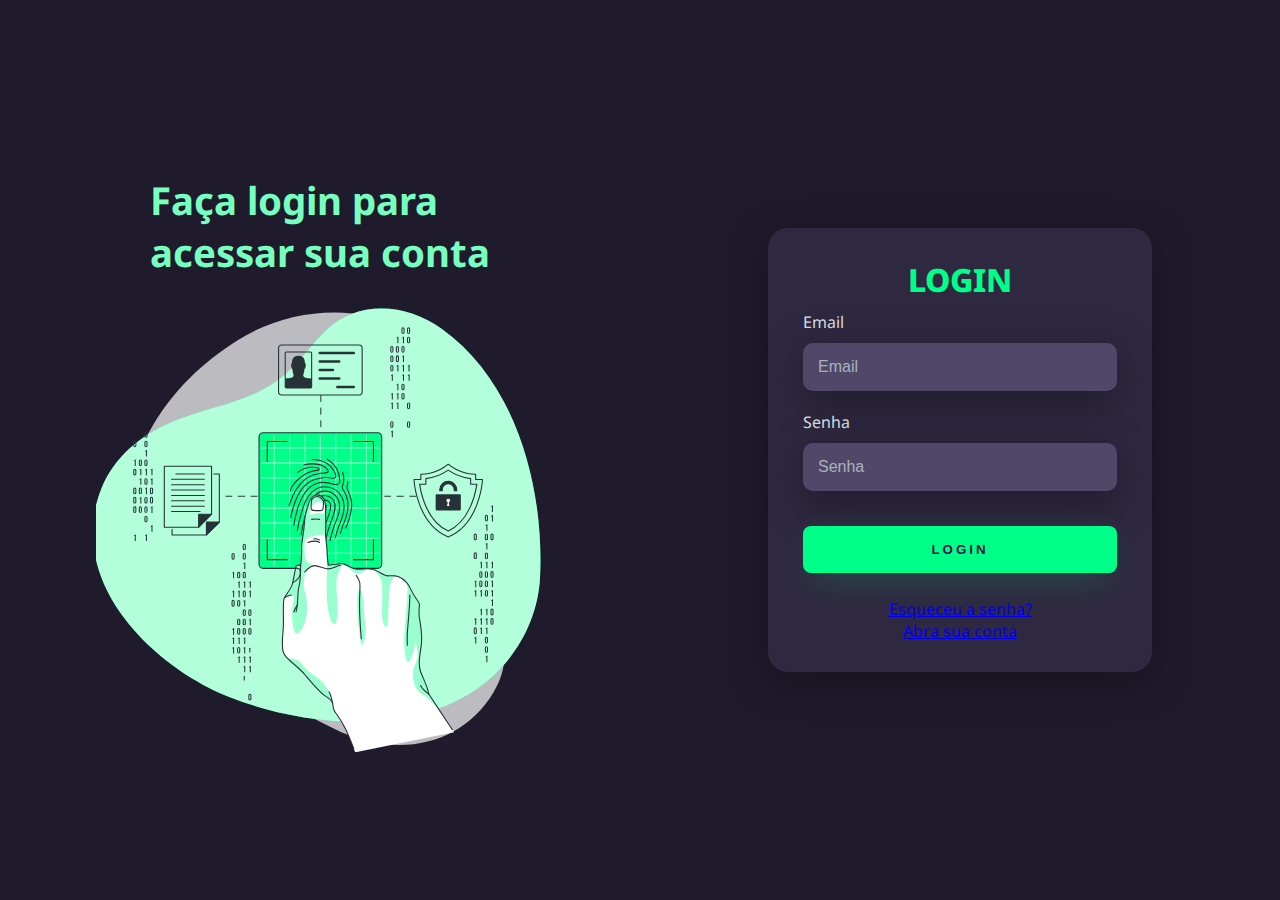
<file: index.html>
<!DOCTYPE html>
<html lang="pt-br">
<head>
    <meta charset="UTF-8">
    <meta http-equiv="X-UA-Compatible" content="IE=edge">
    <meta name="viewport" content="width=device-width, initial-scale=1.0">
    <link href="./assets/css/style.css" rel="stylesheet">
    <title>Login</title>
</head>
<body>
    
    <main class="main-login">

        <div class="left-login">
            <h1>Faça login para<br>acessar sua conta</h1>
            <img src="./assets/fingerprint-animate.svg" alt="animation" class="left-login-img">
        </div>

        <form>
            <div class="right-login">
                <div class="card-login">
                    <h1>LOGIN</h1>
                    <div class="textfield">
                        <label for="email">Email</label>
                        <input type="email" name="email" placeholder="Email" required>
                    </div>
                    <div class="textfield">
                        <label for="password">Senha</label>
                        <input type="password" name="password" placeholder="Senha" required>
                    </div>
                    <button type="submit" class="btn-login">Login</button>

                    <a href="/forgotPassword.html" class="a-forgot-password">Esqueceu a senha?</a>

                    <div class="separator"></div>

                    <a href="/registration.html" class="a-registration">Abra sua conta</a>

                </div>
            </div>
        </form>

    </main>

</body>
</html>
</file>
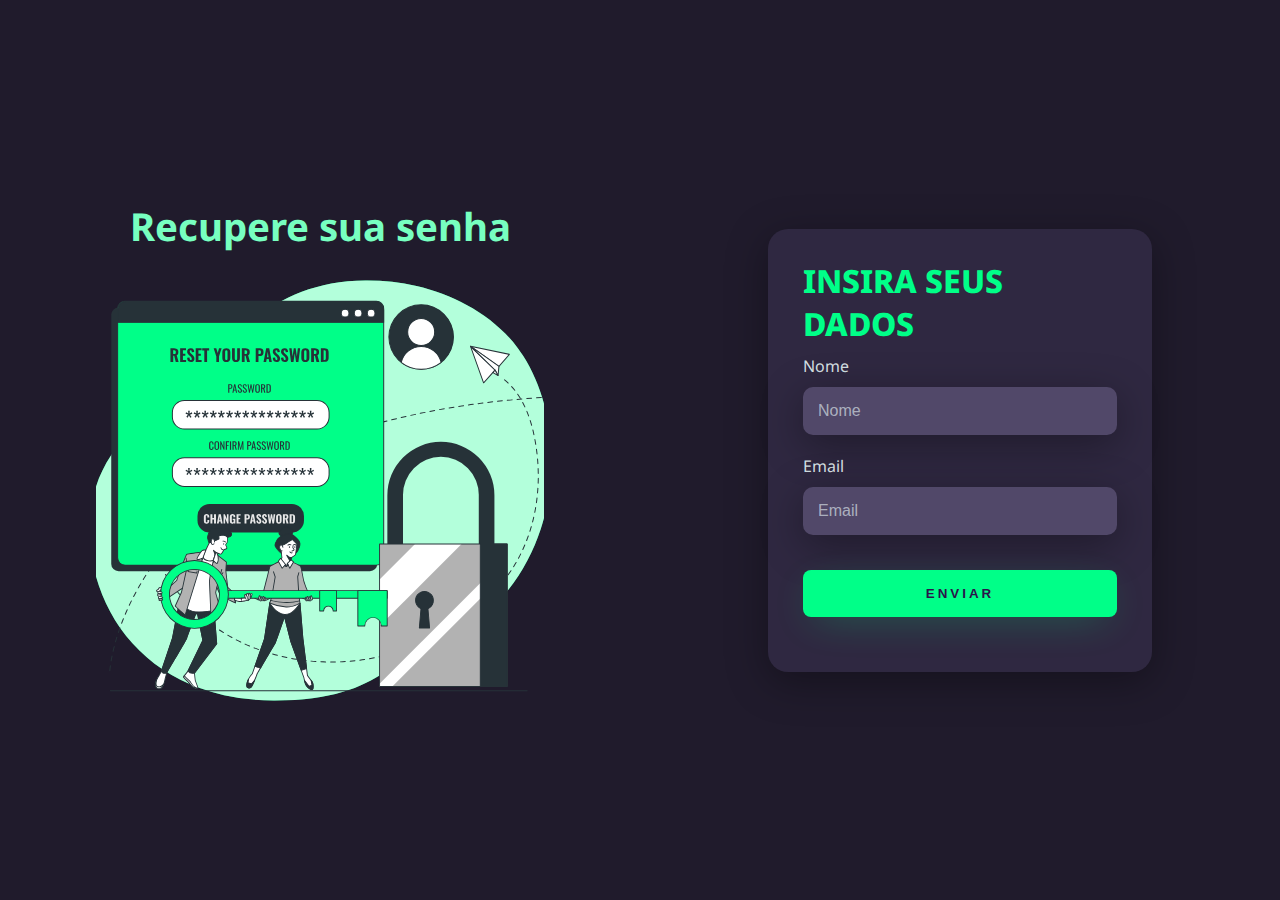
<file: forgotPassword.html>
<!DOCTYPE html>
<html lang="pt-br">
<head>
    <meta charset="UTF-8">
    <meta http-equiv="X-UA-Compatible" content="IE=edge">
    <meta name="viewport" content="width=device-width, initial-scale=1.0">
    <link href="./assets/css/style-forgotPassword.css" rel="stylesheet">
    <title>Esqueci minha senha</title>
</head>
<body>
    
    <main class="main-forgot">

        <div class="left-forgot">
            <h1>Recupere sua senha</h1>
            <img src="./assets/reset-password-animate.svg" alt="animation" class="left-forgot-img">
        </div>

        <form>
            <div class="right-forgot">
                <div class="card-forgot">
                    <H1>INSIRA SEUS DADOS</H1>
                    <div class="textfield">
                        <label for="name">Nome</label>
                        <input type="text" name="name" placeholder="Nome" required>
                    </div>
                    <div class="textfield">
                        <label for="email">Email</label>
                        <input type="email" name="email" placeholder="Email" required>
                    </div>
                    <button type="submit" class="btn-forgot">Enviar</button>
                </div>
            </div>
        </form>
    </main>

</body>
</html>
</file>
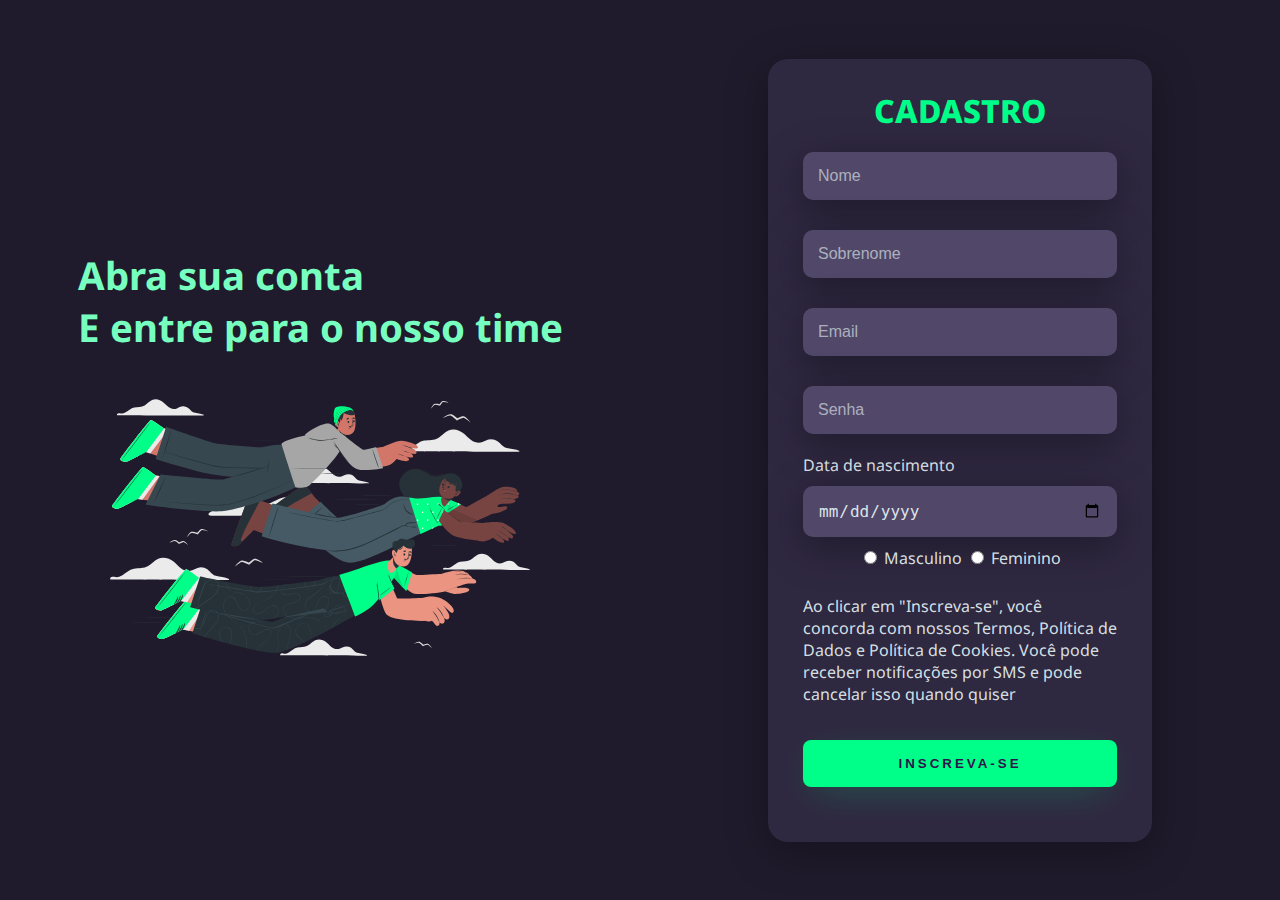
<file: registration.html>
<!DOCTYPE html>
<html lang="pt-br">
<head>
    <meta charset="UTF-8">
    <meta http-equiv="X-UA-Compatible" content="IE=edge">
    <meta name="viewport" content="width=device-width, initial-scale=1.0">
    <link rel="stylesheet" href="./assets/css/style-registration.css">
    <title>Abra uma conta</title>
</head>
<body>
    
    <main class="main-registration">

        <div class="left-registration">
            <h1>Abra sua conta<br>E entre para o nosso time</h1>
            <img src="./assets/people-flying-animate.svg" alt="animation" class="left-registration-img">
        </div>

        <form>
            <div class="right-registration">
                <div class="card-registration">
                    <h1>CADASTRO</h1>
                    <div class="textfield">
                        <label for="name"></label>
                        <input type="text" name="name" placeholder="Nome" required>
                    </div>
                    <div class="textfield">
                        <label for="sobrenome"></label>
                        <input type="text" name="sobrenome" placeholder="Sobrenome" required>
                    </div>
                    <div class="textfield">
                        <label for="email"></label>
                        <input type="email" name="email" placeholder="Email" required>
                    </div>
                    <div class="textfield">
                        <label for="password"></label>
                        <input type="password" name="password" placeholder="Senha" required>
                    </div>
                    <div class="textfield">
                        <label for="date">Data de nascimento</label>
                        <input type="date" name="date" required>
                    </div>
                    <div class="genders" required>
                        <input type="radio" name="gender" value="gender" id="radio-masculine">
                        <label for="radio-masculine">Masculino</label>
                        <input type="radio" name="gender" value="gender" id="radio-feminine">
                        <label for="radio-feminine">Feminino</label>
                    </div>

                    <p>
                        Ao clicar em "Inscreva-se", você concorda com nossos Termos, Política de Dados e Política de Cookies. Você pode receber notificações por SMS e pode cancelar isso quando quiser
                    </p>

                    <button type="submit" class="btn-registration">Inscreva-se</button>

                </div>
            </div>
        </form>

    </main>

</body>
</html>
</file>
<file: assets/css/style.css>
@import url('https://fonts.googleapis.com/css2?family=Noto+Sans:wght@400;700&display=swap');

body {
    margin: 0;
    font-family: 'Noto Sans', sans-serif;
}

body * {
    box-sizing: border-box;
}

.main-login {
    width: 100vw;
    height: 100vh;
    background-color: #201b2c;
    display: flex;
    justify-content: center;
    align-items: center;
}

.left-login {
    width: 50vw;
    height: 100vh;
    display: flex;
    justify-content: center;
    align-items: center;
    flex-direction: column;
}

.left-login > h1 {
    font-size: 3vw;
    color: #77ffc0;
}

.left-login-img {
    width: 35vw;
}

.right-login {
    width: 50vw;
    height: 100vh;
    display: flex;
    justify-content: center;
    align-items: center;
}

.card-login {
    width: 60%;
    display: flex;
    justify-content: center;
    align-items: center;
    flex-direction: column;
    padding: 30px 35px;
    background-color: #2f2841;
    border-radius: 20px;
    box-shadow: 0px 10px 40px #00000056;
}

.card-login > h1 {
    color: #00ff88;
    font-weight: 800;
    margin: 0;
}

.textfield {
    width: 100%;
    display: flex;
    flex-direction: column;
    align-items: flex-start;
    justify-content: center;
    margin: 10px 0px;
}

.textfield > input {
    width: 100%;
    border: none;
    border-radius: 10px;
    padding: 15px;
    background: #514869;
    color: #f0ffffde;
    font-size: 12pt;
    box-shadow: 0px 10px 40px #00000056;
    outline: none;
    box-sizing: border-box;
}

.textfield > label {
    color: #f0ffffde;
    margin-bottom: 10px;
}

.textfield > input::placeholder {
    color: #f0ffff94;
}

.btn-login {
    width: 100%;
    padding: 16px 0px;
    margin: 25px;
    border: none;
    border-radius: 8px;
    outline: none;
    text-transform: uppercase;
    font-weight: 800;
    letter-spacing: 3px;
    color: #2b134b;
    background: #00ff88;
    cursor: pointer;
    box-shadow: 0px 10px 40px -12px #00ff8052;
}

@media only screen and (max-width: 950px) {
    .card-login {
        width: 85%;
    }
}

@media only screen and (max-width: 600px) {
    .main-login {
        flex-direction: column;
    }
    .left-login > h1 {
        display: none;
    }

    .left-login {
        width: 100%;
        height: auto;
    }

    .right-login {
        width: 100%;
        height: auto;
    }

    .left-login-img {
        width: 60vw;
    }

    .card-login {
        width: 90%;
    }
}
</file>
<file: assets/css/style-forgotPassword.css>
@import url("https://fonts.googleapis.com/css2?family=Noto+Sans:wght@400;700&display=swap");
body {
  margin: 0;
  font-family: "Noto Sans", sans-serif;
}

body * {
  box-sizing: border-box;
}

.main-forgot {
  width: 100vw;
  height: 100vh;
  background-color: #201b2c;
  display: flex;
  justify-content: center;
  align-items: center;
}

.left-forgot {
  width: 50vw;
  height: 100vh;
  display: flex;
  justify-content: center;
  align-items: center;
  flex-direction: column;
}

.left-forgot > h1 {
  font-size: 3vw;
  color: #77ffc0;
}

.left-forgot-img {
  width: 35vw;
}

.right-forgot {
  width: 50vw;
  height: 100vh;
  display: flex;
  justify-content: center;
  align-items: center;
}

.card-forgot {
  width: 60%;
  display: flex;
  justify-content: center;
  align-items: center;
  flex-direction: column;
  padding: 30px 35px;
  background-color: #2f2841;
  border-radius: 20px;
  box-shadow: 0px 10px 40px rgba(0, 0, 0, 0.337254902);
}

.card-forgot > h1 {
  color: #00ff88;
  font-weight: 800;
  margin: 0;
}

.textfield {
  width: 100%;
  display: flex;
  flex-direction: column;
  align-items: flex-start;
  justify-content: center;
  margin: 10px 0px;
}

.textfield > input {
  width: 100%;
  border: none;
  border-radius: 10px;
  padding: 15px;
  background: #514869;
  color: rgba(240, 255, 255, 0.8705882353);
  font-size: 12pt;
  box-shadow: 0px 10px 40px rgba(0, 0, 0, 0.337254902);
  outline: none;
  box-sizing: border-box;
}

.textfield > label {
  color: rgba(240, 255, 255, 0.8705882353);
  margin-bottom: 10px;
}

.textfield > input::-moz-placeholder {
  color: rgba(240, 255, 255, 0.5803921569);
}

.textfield > input:-ms-input-placeholder {
  color: rgba(240, 255, 255, 0.5803921569);
}

.textfield > input::placeholder {
  color: rgba(240, 255, 255, 0.5803921569);
}

.btn-forgot {
  width: 100%;
  padding: 16px 0px;
  margin: 25px;
  border: none;
  border-radius: 8px;
  outline: none;
  text-transform: uppercase;
  font-weight: 800;
  letter-spacing: 3px;
  color: #2b134b;
  background: #00ff88;
  cursor: pointer;
  box-shadow: 0px 10px 40px -12px rgba(0, 255, 128, 0.3215686275);
}

@media only screen and (max-width: 950px) {
  .card-forgot {
    width: 85%;
  }
}
@media only screen and (max-width: 600px) {
  .main-forgot {
    flex-direction: column;
  }
  .left-forgot > h1 {
    display: none;
  }
  .left-forgot {
    width: 100%;
    height: auto;
  }
  .right-forgot {
    width: 100%;
    height: auto;
  }
  .left-forgot-img {
    width: 60vw;
  }
  .card-forgot {
    width: 90%;
  }
}/*# sourceMappingURL=style-forgotPassword.css.map */
</file>
<file: assets/css/style-registration.css>
@import url("https://fonts.googleapis.com/css2?family=Noto+Sans:wght@400;700&display=swap");
body {
  margin: 0;
  font-family: "Noto Sans", sans-serif;
}

body * {
  box-sizing: border-box;
}

.main-registration {
  width: 100vw;
  height: 100vh;
  background-color: #201b2c;
  display: flex;
  justify-content: center;
  align-items: center;
}

.left-registration {
  width: 50vw;
  height: 100vh;
  display: flex;
  justify-content: center;
  align-items: center;
  flex-direction: column;
}

.left-registration > h1 {
  font-size: 3vw;
  color: #77ffc0;
}

.left-registration-img {
  width: 35vw;
}

.right-registration {
  width: 50vw;
  height: 100vh;
  display: flex;
  justify-content: center;
  align-items: center;
}

.card-registration {
  width: 60%;
  display: flex;
  justify-content: center;
  align-items: center;
  flex-direction: column;
  padding: 30px 35px;
  background-color: #2f2841;
  border-radius: 20px;
  box-shadow: 0px 10px 40px rgba(0, 0, 0, 0.337254902);
}

.card-registration > h1 {
  color: #00ff88;
  font-weight: 800;
  margin: 0;
}

.textfield {
  width: 100%;
  display: flex;
  flex-direction: column;
  align-items: flex-start;
  justify-content: center;
  margin: 10px 0px;
}

.textfield > input {
  width: 100%;
  border: none;
  border-radius: 10px;
  padding: 15px;
  background: #514869;
  color: rgba(240, 255, 255, 0.8705882353);
  font-size: 12pt;
  box-shadow: 0px 10px 40px rgba(0, 0, 0, 0.337254902);
  outline: none;
  box-sizing: border-box;
}

.textfield > label {
  color: rgba(240, 255, 255, 0.8705882353);
  margin-bottom: 10px;
}

.textfield > input::-moz-placeholder {
  color: rgba(240, 255, 255, 0.5803921569);
}

.textfield > input:-ms-input-placeholder {
  color: rgba(240, 255, 255, 0.5803921569);
}

.textfield > input::placeholder {
  color: rgba(240, 255, 255, 0.5803921569);
}

.btn-registration {
  width: 100%;
  padding: 16px 0px;
  margin: 25px;
  border: none;
  border-radius: 8px;
  outline: none;
  text-transform: uppercase;
  font-weight: 800;
  letter-spacing: 3px;
  color: #2b134b;
  background: #00ff88;
  cursor: pointer;
  box-shadow: 0px 10px 40px -12px rgba(0, 255, 128, 0.3215686275);
}

@media only screen and (max-width: 950px) {
  .card-registration {
    width: 85%;
  }
}
@media only screen and (max-width: 600px) {
  .main-registration {
    flex-direction: column;
  }
  .left-registration > h1 {
    display: none;
  }
  .left-registration {
    width: 100%;
    height: auto;
  }
  .right-registration {
    width: 100%;
    height: auto;
  }
  .left-registration-img {
    width: 60vw;
  }
  .card-registration {
    width: 90%;
  }
}
p {
  color: rgba(240, 255, 255, 0.8705882353);
  margin-bottom: 10px;
}

.genders {
  color: rgba(240, 255, 255, 0.8705882353);
  margin-bottom: 10px;
}/*# sourceMappingURL=style-registration.css.map */
</file>
